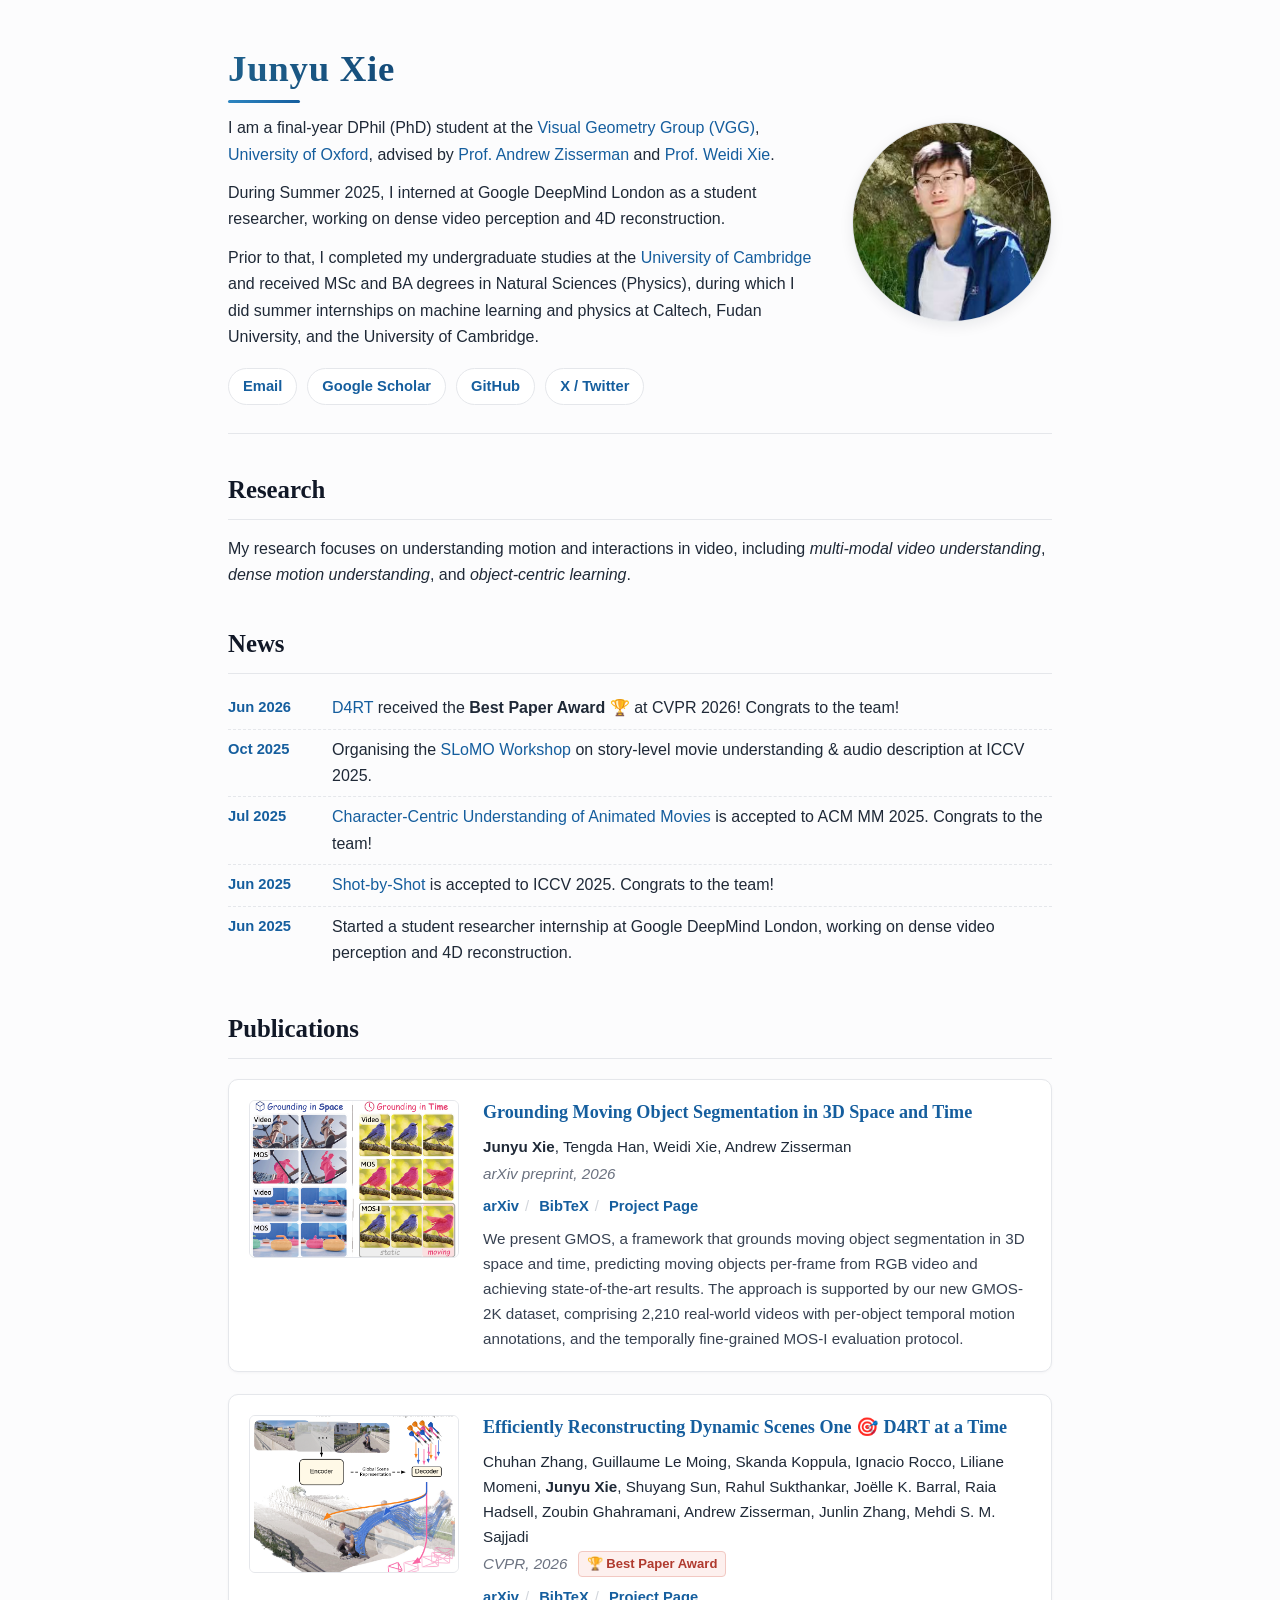
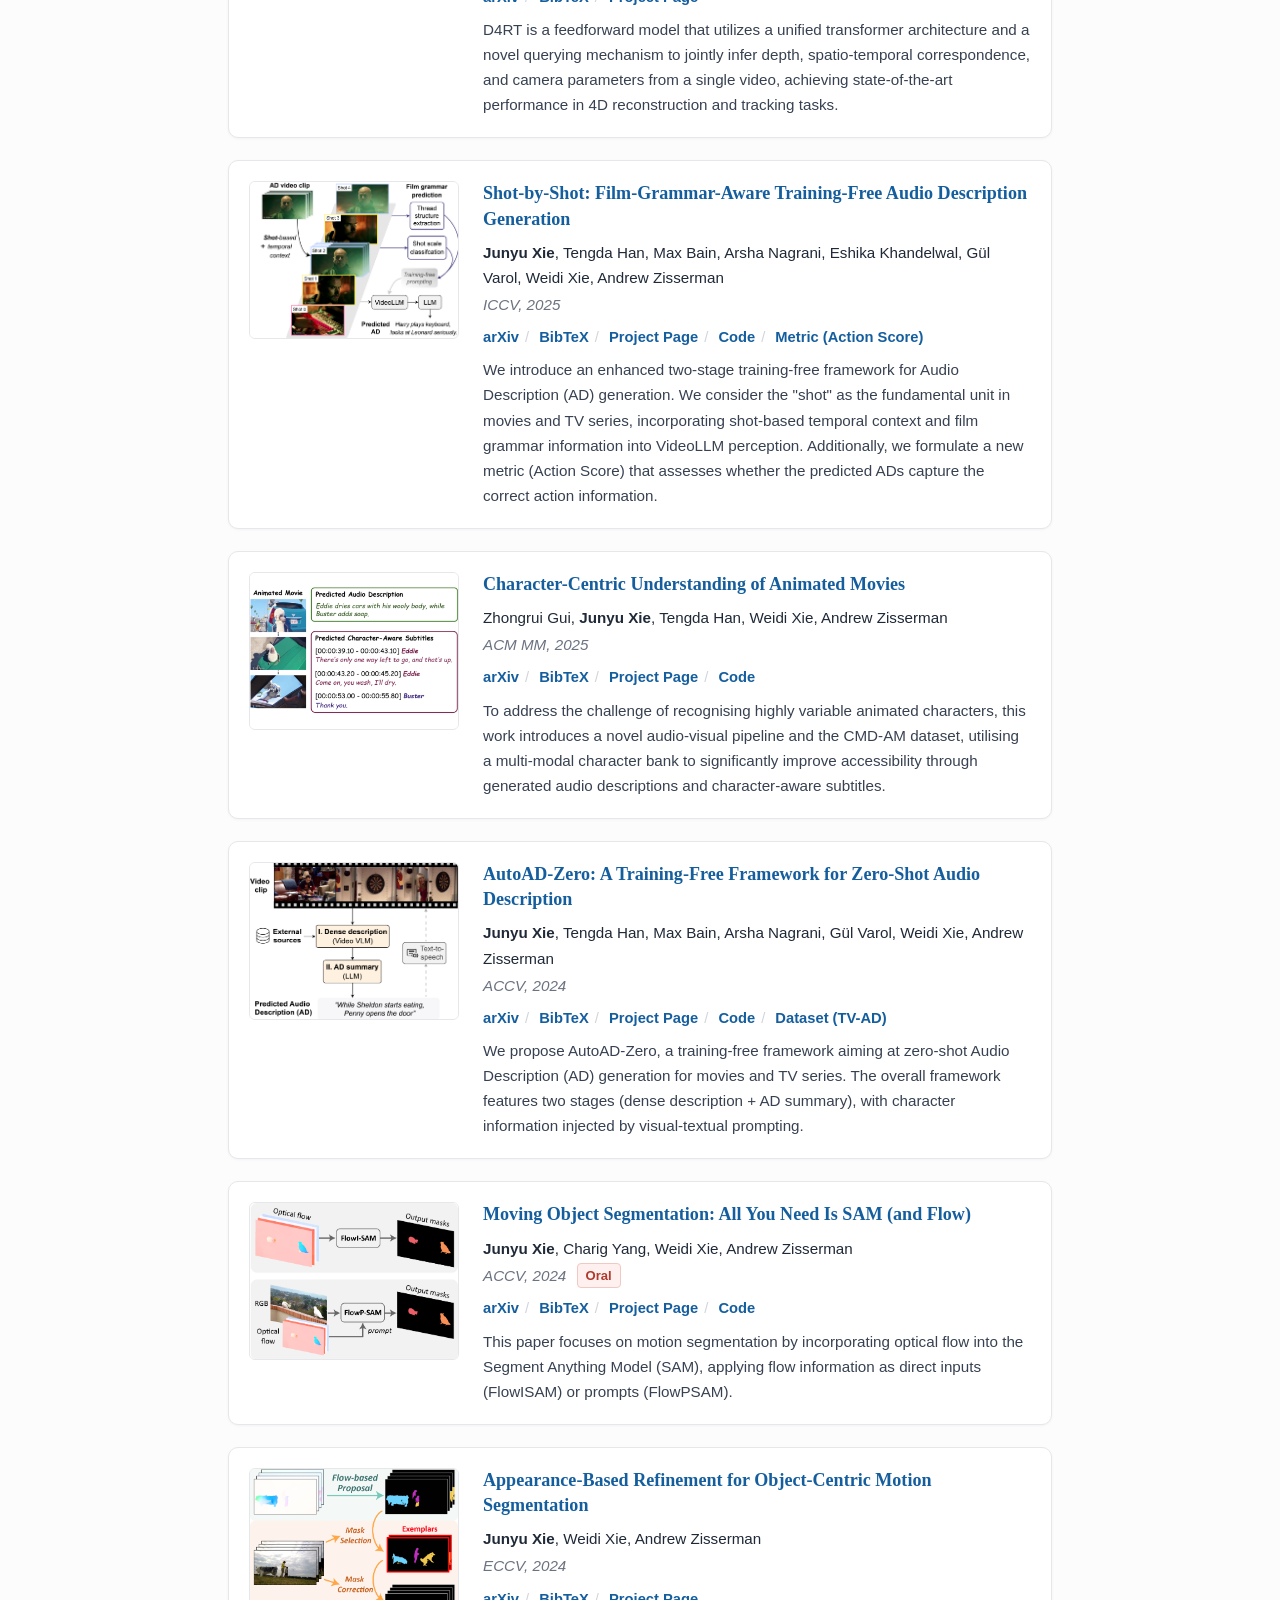
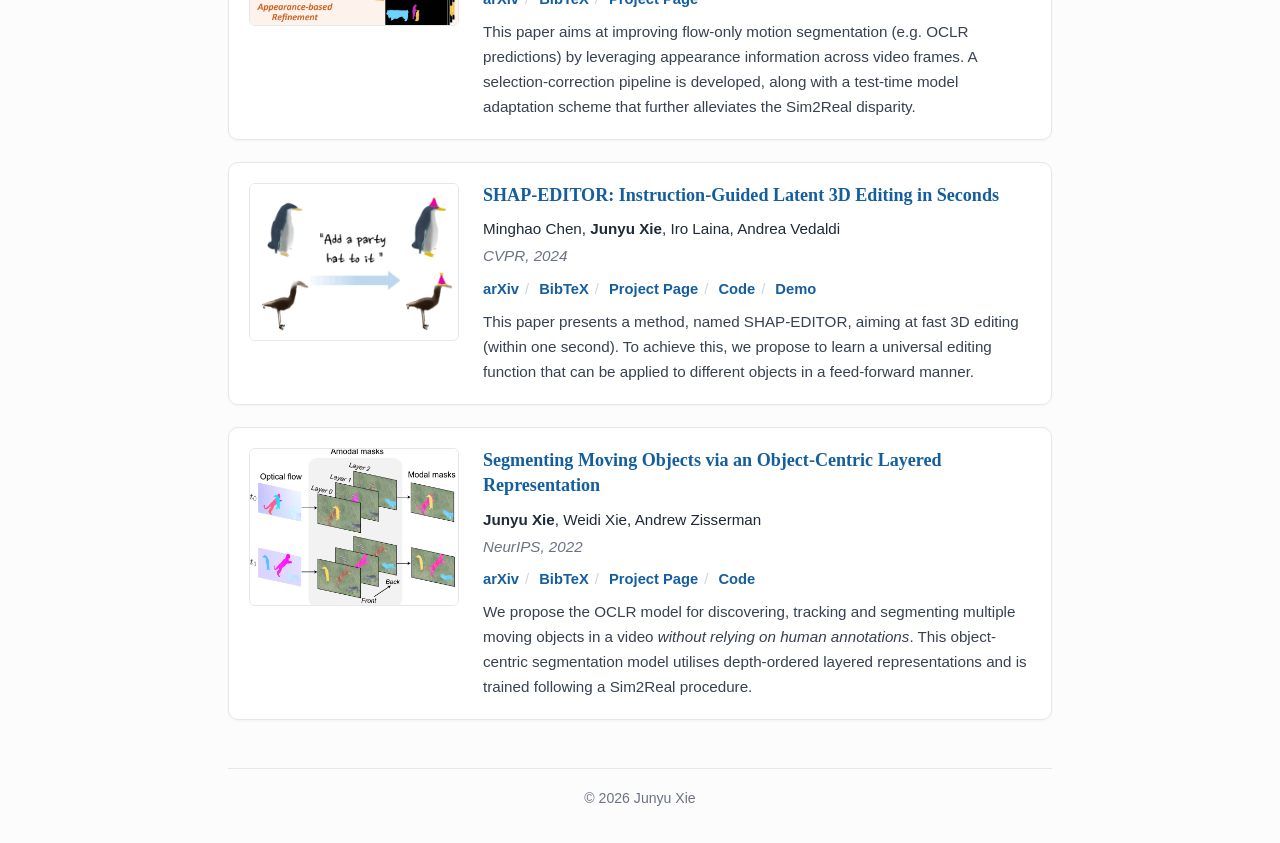
<file: index.html>
<!DOCTYPE html>
<html lang="en">
<head>
  <meta charset="UTF-8">
  <meta name="viewport" content="width=device-width, initial-scale=1">
  <title>Junyu Xie</title>
  <meta name="author" content="Junyu Xie">
  <meta name="description" content="Junyu Xie — computer vision researcher at the Visual Geometry Group (VGG), University of Oxford. Research on video understanding, motion segmentation, and multi-modal learning.">
  <link rel="stylesheet" href="stylesheet.css">
  <script>
    function show_hide(eid) {
      const x = document.getElementById(eid);
      x.style.display = (x.style.display === "none" || x.style.display === "") ? "block" : "none";
    }
  </script>
</head>

<body>
  <div class="container">

    <!-- ================= Header ================= -->
    <header class="hero">
      <div class="hero-text">
        <h1>Junyu Xie</h1>
        <p>I am a final-year DPhil (PhD) student at the <a href="https://www.robots.ox.ac.uk/~vgg/">Visual Geometry Group (VGG)</a>, <a href="https://www.ox.ac.uk/">University of Oxford</a>, advised by <a href="https://www.robots.ox.ac.uk/~az/">Prof. Andrew Zisserman</a> and <a href="https://weidixie.github.io/">Prof. Weidi Xie</a>.</p>
        <p>During Summer 2025, I interned at Google DeepMind London as a student researcher, working on dense video perception and 4D reconstruction.</p>
        <p>Prior to that, I completed my undergraduate studies at the <a href="https://www.cam.ac.uk/">University of Cambridge</a> and received MSc and BA degrees in Natural Sciences (Physics), during which I did summer internships on machine learning and physics at Caltech, Fudan University, and the University of Cambridge.</p>
        <div class="contact-links">
          <a href="mailto:jyx@robots.ox.ac.uk">Email</a>
          <a href="https://scholar.google.com/citations?user=cDMqaTYAAAAJ&hl=en">Google Scholar</a>
          <a href="https://github.com/jyxarthur">GitHub</a>
          <a href="https://x.com/JunyuXieArthur">X / Twitter</a>
        </div>
      </div>
      <div class="hero-photo">
        <a href="resources/profile_image.jpg">
          <img src="resources/profile_image.jpg" alt="Portrait of Junyu Xie">
        </a>
      </div>
    </header>

    <!-- ================= Research ================= -->
    <section id="research">
      <h2>Research</h2>
      <p>My research focuses on understanding motion and interactions in video, including <i>multi-modal video understanding</i>, <i>dense motion understanding</i>, and <i>object-centric learning</i>.</p>
    </section>

    <!-- ================= News ================= -->
    <section id="news">
      <h2>News</h2>
      <ul class="news-list">
        <li><span class="news-date">Jun 2026</span><span><a href="https://arxiv.org/abs/2512.08924">D4RT</a> received the <strong>Best Paper Award</strong> &#127942; at CVPR 2026! Congrats to the team!</span></li>
        <li><span class="news-date">Oct 2025</span><span>Organising the <a href="https://slomo-workshop.github.io/">SLoMO Workshop</a> on story-level movie understanding &amp; audio description at ICCV 2025.</span></li>
        <li><span class="news-date">Jul 2025</span><span><a href="https://arxiv.org/abs/2509.12204">Character-Centric Understanding of Animated Movies</a> is accepted to ACM MM 2025. Congrats to the team!</span></li>
        <li><span class="news-date">Jun 2025</span><span><a href="https://arxiv.org/abs/2504.01020">Shot-by-Shot</a> is accepted to ICCV 2025. Congrats to the team!</span></li>
        <li><span class="news-date">Jun 2025</span><span>Started a student researcher internship at Google DeepMind London, working on dense video perception and 4D reconstruction.</span></li>
      </ul>
    </section>

    <!-- ================= Publications ================= -->
    <section id="publications">
      <h2>Publications</h2>
      <div class="pub-list">

        <!-- GMOS -->
        <article class="pub">
          <div class="pub-thumb">
            <img src="resources/thumbnail_gmos.PNG" alt="GMOS: grounding moving object segmentation in 3D space and time">
          </div>
          <div class="pub-content">
            <a class="pub-title" href="https://arxiv.org/abs/2605.30352">Grounding Moving Object Segmentation in 3D Space and Time</a>
            <p class="pub-authors"><span class="me">Junyu Xie</span>, Tengda Han, Weidi Xie, Andrew Zisserman</p>
            <p class="pub-venue">arXiv preprint, 2026</p>
            <p class="pub-links">
              <a href="https://arxiv.org/abs/2605.30352">arXiv</a><span class="sep">/</span>
              <a href="javascript:;" onclick="show_hide('BibXie26gmos')">BibTeX</a><span class="sep">/</span>
              <a href="https://www.robots.ox.ac.uk/~vgg/research/gmos/">Project Page</a>
            </p>
            <div class="bibtex-block" id="BibXie26gmos">
<pre>
@article{xie2026gmos,
  title={Grounding Moving Object Segmentation in 3D Space and Time},
  author={Xie, Junyu and Han, Tengda and Xie, Weidi and Zisserman, Andrew},
  journal={arXiv preprint arXiv:2605.30352},
  year={2026}
}
</pre>
            </div>
            <p class="pub-desc">We present GMOS, a framework that grounds moving object segmentation in 3D space and time, predicting moving objects per-frame from RGB video and achieving state-of-the-art results. The approach is supported by our new GMOS-2K dataset, comprising 2,210 real-world videos with per-object temporal motion annotations, and the temporally fine-grained MOS-I evaluation protocol.</p>
          </div>
        </article>

        <!-- D4RT -->
        <article class="pub">
          <div class="pub-thumb">
            <img src="resources/thumbnail_d4rt.PNG" alt="D4RT: efficiently reconstructing dynamic scenes">
          </div>
          <div class="pub-content">
            <a class="pub-title" href="https://arxiv.org/abs/2512.08924">Efficiently Reconstructing Dynamic Scenes One &#127919; D4RT at a Time</a>
            <p class="pub-authors">Chuhan Zhang, Guillaume Le Moing, Skanda Koppula, Ignacio Rocco, Liliane Momeni, <span class="me">Junyu Xie</span>, Shuyang Sun, Rahul Sukthankar, Jo&euml;lle K. Barral, Raia Hadsell, Zoubin Ghahramani, Andrew Zisserman, Junlin Zhang, Mehdi S. M. Sajjadi</p>
            <p class="pub-venue">CVPR, 2026 <span class="award-badge">&#127942; Best Paper Award</span></p>
            <p class="pub-links">
              <a href="https://arxiv.org/abs/2512.08924">arXiv</a><span class="sep">/</span>
              <a href="javascript:;" onclick="show_hide('BibChang25')">BibTeX</a><span class="sep">/</span>
              <a href="https://d4rt-paper.github.io/">Project Page</a>
            </p>
            <div class="bibtex-block" id="BibChang25">
<pre>
@InProceedings{zhang2026d4rt,
  title={Efficiently Reconstructing Dynamic Scenes One D4RT at a Time},
  author={Zhang, Chuhan and Le Moing, Guillaume and Koppula, Skanda and Rocco, Ignacio and Momeni, Liliane and Xie, Junyu and Sun, Shuyang and Sukthankar, Rahul and Barral, Jo{\"e}lle K. and Hadsell, Raia and Ghahramani, Zoubin and Zisserman, Andrew and Zhang, Junlin and Sajjadi, Mehdi S. M.},
  booktitle={CVPR},
  year={2026}
}
</pre>
            </div>
            <p class="pub-desc">D4RT is a feedforward model that utilizes a unified transformer architecture and a novel querying mechanism to jointly infer depth, spatio-temporal correspondence, and camera parameters from a single video, achieving state-of-the-art performance in 4D reconstruction and tracking tasks.</p>
          </div>
        </article>

        <!-- Shot-by-Shot -->
        <article class="pub">
          <div class="pub-thumb">
            <img src="resources/thumbnail_shot-by-shot.png" alt="Shot-by-Shot audio description generation">
          </div>
          <div class="pub-content">
            <a class="pub-title" href="https://arxiv.org/abs/2504.01020">Shot-by-Shot: Film-Grammar-Aware Training-Free Audio Description Generation</a>
            <p class="pub-authors"><span class="me">Junyu Xie</span>, Tengda Han, Max Bain, Arsha Nagrani, Eshika Khandelwal, G&uuml;l Varol, Weidi Xie, Andrew Zisserman</p>
            <p class="pub-venue">ICCV, 2025</p>
            <p class="pub-links">
              <a href="https://arxiv.org/abs/2504.01020">arXiv</a><span class="sep">/</span>
              <a href="javascript:;" onclick="show_hide('BibXie25')">BibTeX</a><span class="sep">/</span>
              <a href="https://www.robots.ox.ac.uk/~vgg/research/shot-by-shot/">Project Page</a><span class="sep">/</span>
              <a href="https://github.com/Jyxarthur/shot-by-shot/">Code</a><span class="sep">/</span>
              <a href="https://www.robots.ox.ac.uk/~vgg/research/shot-by-shot/#action_score">Metric (Action Score)</a>
            </p>
            <div class="bibtex-block" id="BibXie25">
<pre>
@InProceedings{xie2025shotbyshot,
  title={Shot-by-Shot: Film-Grammar-Aware Training-Free Audio Description Generation},
  author={Junyu Xie and Tengda Han and Max Bain and Arsha Nagrani and Eshika Khandelwal and G\"ul Varol and Weidi Xie and Andrew Zisserman},
  booktitle={ICCV},
  year={2025}
}
</pre>
            </div>
            <p class="pub-desc">We introduce an enhanced two-stage training-free framework for Audio Description (AD) generation. We consider the "shot" as the fundamental unit in movies and TV series, incorporating shot-based temporal context and film grammar information into VideoLLM perception. Additionally, we formulate a new metric (Action Score) that assesses whether the predicted ADs capture the correct action information.</p>
          </div>
        </article>

        <!-- Character-Centric Animated Movies -->
        <article class="pub">
          <div class="pub-thumb">
            <img src="resources/thumbnail_aniad.png" alt="Character-centric understanding of animated movies">
          </div>
          <div class="pub-content">
            <a class="pub-title" href="https://arxiv.org/abs/2509.12204">Character-Centric Understanding of Animated Movies</a>
            <p class="pub-authors">Zhongrui Gui, <span class="me">Junyu Xie</span>, Tengda Han, Weidi Xie, Andrew Zisserman</p>
            <p class="pub-venue">ACM MM, 2025</p>
            <p class="pub-links">
              <a href="https://arxiv.org/abs/2509.12204">arXiv</a><span class="sep">/</span>
              <a href="javascript:;" onclick="show_hide('BibGui25')">BibTeX</a><span class="sep">/</span>
              <a href="https://www.robots.ox.ac.uk/~vgg/research/animated_ad/">Project Page</a><span class="sep">/</span>
              <a href="https://github.com/zhrgui/Animated_AD">Code</a>
            </p>
            <div class="bibtex-block" id="BibGui25">
<pre>
@InProceedings{gui2025character,
  title={Character-Centric Understanding of Animated Movies},
  author={Zhongrui Gui and Junyu Xie and Tengda Han and Weidi Xie and Andrew Zisserman},
  booktitle={ACMMM},
  year={2025}
}
</pre>
            </div>
            <p class="pub-desc">To address the challenge of recognising highly variable animated characters, this work introduces a novel audio-visual pipeline and the CMD-AM dataset, utilising a multi-modal character bank to significantly improve accessibility through generated audio descriptions and character-aware subtitles.</p>
          </div>
        </article>

        <!-- AutoAD-Zero -->
        <article class="pub">
          <div class="pub-thumb">
            <img src="resources/thumbnail_autoad0.png" alt="AutoAD-Zero framework for zero-shot audio description">
          </div>
          <div class="pub-content">
            <a class="pub-title" href="https://arxiv.org/abs/2407.15850">AutoAD-Zero: A Training-Free Framework for Zero-Shot Audio Description</a>
            <p class="pub-authors"><span class="me">Junyu Xie</span>, Tengda Han, Max Bain, Arsha Nagrani, G&uuml;l Varol, Weidi Xie, Andrew Zisserman</p>
            <p class="pub-venue">ACCV, 2024</p>
            <p class="pub-links">
              <a href="https://arxiv.org/abs/2407.15850">arXiv</a><span class="sep">/</span>
              <a href="javascript:;" onclick="show_hide('BibXie24b')">BibTeX</a><span class="sep">/</span>
              <a href="https://www.robots.ox.ac.uk/~vgg/research/autoad-zero/">Project Page</a><span class="sep">/</span>
              <a href="https://github.com/Jyxarthur/AutoAD-Zero">Code</a><span class="sep">/</span>
              <a href="https://www.robots.ox.ac.uk/~vgg/research/autoad-zero/#tvad">Dataset (TV-AD)</a>
            </p>
            <div class="bibtex-block" id="BibXie24b">
<pre>
@InProceedings{xie2024autoad0,
  title={AutoAD-Zero: A Training-Free Framework for Zero-Shot Audio Description},
  author={Junyu Xie and Tengda Han and Max Bain and Arsha Nagrani and G\"ul Varol and Weidi Xie and Andrew Zisserman},
  booktitle={ACCV},
  year={2024}
}
</pre>
            </div>
            <p class="pub-desc">We propose AutoAD-Zero, a training-free framework aiming at zero-shot Audio Description (AD) generation for movies and TV series. The overall framework features two stages (dense description + AD summary), with character information injected by visual-textual prompting.</p>
          </div>
        </article>

        <!-- FlowSAM -->
        <article class="pub">
          <div class="pub-thumb">
            <img src="resources/thumbnail_flowsam.png" alt="Moving object segmentation with SAM and optical flow">
          </div>
          <div class="pub-content">
            <a class="pub-title" href="https://arxiv.org/abs/2404.12389">Moving Object Segmentation: All You Need Is SAM (and Flow)</a>
            <p class="pub-authors"><span class="me">Junyu Xie</span>, Charig Yang, Weidi Xie, Andrew Zisserman</p>
            <p class="pub-venue">ACCV, 2024 <span class="award-badge">Oral</span></p>
            <p class="pub-links">
              <a href="https://arxiv.org/abs/2404.12389">arXiv</a><span class="sep">/</span>
              <a href="javascript:;" onclick="show_hide('BibXie24a')">BibTeX</a><span class="sep">/</span>
              <a href="https://www.robots.ox.ac.uk/~vgg/research/flowsam/">Project Page</a><span class="sep">/</span>
              <a href="https://github.com/Jyxarthur/flowsam/">Code</a>
            </p>
            <div class="bibtex-block" id="BibXie24a">
<pre>
@InProceedings{xie2024flowsam,
  title={Moving Object Segmentation: All You Need Is SAM (and Flow)},
  author={Junyu Xie and Charig Yang and Weidi Xie and Andrew Zisserman},
  booktitle={ACCV},
  year={2024}
}
</pre>
            </div>
            <p class="pub-desc">This paper focuses on motion segmentation by incorporating optical flow into the Segment Anything Model (SAM), applying flow information as direct inputs (FlowISAM) or prompts (FlowPSAM).</p>
          </div>
        </article>

        <!-- Appearance-Based Refinement -->
        <article class="pub">
          <div class="pub-thumb">
            <img src="resources/thumbnail_abr.png" alt="Appearance-based refinement for object-centric motion segmentation">
          </div>
          <div class="pub-content">
            <a class="pub-title" href="https://arxiv.org/abs/2312.11463">Appearance-Based Refinement for Object-Centric Motion Segmentation</a>
            <p class="pub-authors"><span class="me">Junyu Xie</span>, Weidi Xie, Andrew Zisserman</p>
            <p class="pub-venue">ECCV, 2024</p>
            <p class="pub-links">
              <a href="https://arxiv.org/abs/2312.11463">arXiv</a><span class="sep">/</span>
              <a href="javascript:;" onclick="show_hide('BibXie24')">BibTeX</a><span class="sep">/</span>
              <a href="https://www.robots.ox.ac.uk/~vgg/research/appear-refine/">Project Page</a>
            </p>
            <div class="bibtex-block" id="BibXie24">
<pre>
@InProceedings{xie2024appearrefine,
  title={Appearance-Based Refinement for Object-Centric Motion Segmentation},
  author={Junyu Xie and Weidi Xie and Andrew Zisserman},
  booktitle={ECCV},
  year={2024}
}
</pre>
            </div>
            <p class="pub-desc">This paper aims at improving flow-only motion segmentation (e.g. OCLR predictions) by leveraging appearance information across video frames. A selection-correction pipeline is developed, along with a test-time model adaptation scheme that further alleviates the Sim2Real disparity.</p>
          </div>
        </article>

        <!-- SHAP-EDITOR -->
        <article class="pub">
          <div class="pub-thumb">
            <img src="resources/thumbnail_shapeditor.PNG" alt="SHAP-EDITOR instruction-guided latent 3D editing">
          </div>
          <div class="pub-content">
            <a class="pub-title" href="https://arxiv.org/abs/2312.09246">SHAP-EDITOR: Instruction-Guided Latent 3D Editing in Seconds</a>
            <p class="pub-authors">Minghao Chen, <span class="me">Junyu Xie</span>, Iro Laina, Andrea Vedaldi</p>
            <p class="pub-venue">CVPR, 2024</p>
            <p class="pub-links">
              <a href="https://arxiv.org/abs/2312.09246">arXiv</a><span class="sep">/</span>
              <a href="javascript:;" onclick="show_hide('BibChen24')">BibTeX</a><span class="sep">/</span>
              <a href="https://silent-chen.github.io/Shap-Editor/">Project Page</a><span class="sep">/</span>
              <a href="https://github.com/silent-chen/Shap-Editor">Code</a><span class="sep">/</span>
              <a href="https://huggingface.co/spaces/silentchen/Shap_Editor_demo">Demo</a>
            </p>
            <div class="bibtex-block" id="BibChen24">
<pre>
@InProceedings{chen2024shap,
  title={SHAP-EDITOR: Instruction-guided Latent 3D Editing in Seconds},
  author={Chen, Minghao and Xie, Junyu and Laina, Iro and Vedaldi, Andrea},
  booktitle=CVPR,
  year={2024}
}
</pre>
            </div>
            <p class="pub-desc">This paper presents a method, named SHAP-EDITOR, aiming at fast 3D editing (within one second). To achieve this, we propose to learn a universal editing function that can be applied to different objects in a feed-forward manner.</p>
          </div>
        </article>

        <!-- OCLR -->
        <article class="pub">
          <div class="pub-thumb">
            <img src="resources/thumbnail_oclr.png" alt="OCLR: object-centric layered representation for moving object segmentation">
          </div>
          <div class="pub-content">
            <a class="pub-title" href="https://arxiv.org/abs/2207.02206">Segmenting Moving Objects via an Object-Centric Layered Representation</a>
            <p class="pub-authors"><span class="me">Junyu Xie</span>, Weidi Xie, Andrew Zisserman</p>
            <p class="pub-venue">NeurIPS, 2022</p>
            <p class="pub-links">
              <a href="https://arxiv.org/abs/2207.02206">arXiv</a><span class="sep">/</span>
              <a href="javascript:;" onclick="show_hide('BibXie22')">BibTeX</a><span class="sep">/</span>
              <a href="https://www.robots.ox.ac.uk/~vgg/research/oclr/">Project Page</a><span class="sep">/</span>
              <a href="https://github.com/Jyxarthur/OCLR_model">Code</a>
            </p>
            <div class="bibtex-block" id="BibXie22">
<pre>
@InProceedings{xie2022segmenting,
  title     = {Segmenting Moving Objects via an Object-Centric Layered Representation},
  author    = {Junyu Xie and Weidi Xie and Andrew Zisserman},
  booktitle = {NeurIPS},
  year      = {2022}
}
</pre>
            </div>
            <p class="pub-desc">We propose the OCLR model for discovering, tracking and segmenting multiple moving objects in a video <i>without relying on human annotations</i>. This object-centric segmentation model utilises depth-ordered layered representations and is trained following a Sim2Real procedure.</p>
          </div>
        </article>

      </div>
    </section>

    <!-- ================= Footer ================= -->
    <footer>
      <span>&copy; 2026 Junyu Xie</span>
    </footer>

  </div>

  <!-- Cloudflare Web Analytics -->
  <script defer src='https://static.cloudflareinsights.com/beacon.min.js' data-cf-beacon='{"token": "b4670c4b05274011a7652578c6447bd4"}'></script>
  <!-- End Cloudflare Web Analytics -->
</body>
</html>
</file>
<file: stylesheet.css>
/* ==========================================================================
   Junyu Xie — personal academic website
   Clean, professional style for a computer vision researcher.
   ========================================================================== */

:root {
  --text: #1f2937;          /* main text */
  --muted: #6b7280;         /* secondary text */
  --accent: #155e9e;        /* links, headings accent */
  --accent-hover: #c2571a;  /* link hover */
  --rule: #e5e7eb;          /* hairline rules */
  --card-bg: #ffffff;
  --code-bg: #f6f8fa;
  --award: #b03a2e;         /* award highlights */
  --page-bg: #fcfcfd;
}

* {
  box-sizing: border-box;
}

html {
  scroll-behavior: smooth;
}

body {
  margin: 0;
  background: var(--page-bg);
  color: var(--text);
  font-family: 'Segoe UI', 'Helvetica Neue', Arial, 'Microsoft YaHei', sans-serif;
  font-size: 16px;
  line-height: 1.65;
  -webkit-font-smoothing: antialiased;
  text-rendering: optimizeLegibility;
}

.container {
  max-width: 880px;
  margin: 0 auto;
  padding: 48px 28px 32px 28px;
}

a {
  color: var(--accent);
  text-decoration: none;
  transition: color 0.15s ease-in-out;
}

a:hover,
a:focus {
  color: var(--accent-hover);
}

/* --------------------------------------------------------------------------
   Header / hero
   -------------------------------------------------------------------------- */

.hero {
  display: flex;
  align-items: center;
  gap: 40px;
  padding-bottom: 28px;
  border-bottom: 1px solid var(--rule);
}

.hero-text {
  flex: 1 1 auto;
}

.hero-text h1 {
  font-family: Georgia, 'Times New Roman', serif;
  font-size: 2.3em;
  font-weight: 600;
  letter-spacing: 0.02em;
  line-height: 1.15;
  margin: 0;
  background: linear-gradient(115deg, #1f618d 0%, #0e3f6e 45%, #081526 100%);
  -webkit-background-clip: text;
  background-clip: text;
  -webkit-text-fill-color: transparent;
  color: #0e3f6e; /* fallback for browsers without background-clip:text */
}

.hero-text h1::after {
  content: "";
  display: block;
  width: 72px;
  height: 3px;
  margin: 10px 0 12px 0;
  background: linear-gradient(90deg, #2e86c1, var(--accent));
  border-radius: 2px;
}

.hero-text p {
  margin: 0 0 12px 0;
}

.hero-photo {
  flex: 0 0 200px;
}

.hero-photo img {
  width: 200px;
  height: 200px;
  object-fit: cover;
  border-radius: 50%;
  border: 1px solid var(--rule);
  box-shadow: 0 4px 14px rgba(17, 24, 39, 0.08);
}

.contact-links {
  margin-top: 18px;
  display: flex;
  flex-wrap: wrap;
  gap: 10px;
}

.contact-links a {
  display: inline-block;
  padding: 5px 14px;
  border: 1px solid var(--rule);
  border-radius: 999px;
  background: var(--card-bg);
  font-size: 0.92em;
  font-weight: 600;
  color: var(--accent);
}

.contact-links a:hover {
  border-color: var(--accent-hover);
  color: var(--accent-hover);
}

/* --------------------------------------------------------------------------
   Sections
   -------------------------------------------------------------------------- */

section {
  margin-top: 36px;
}

section h2 {
  font-family: Georgia, 'Times New Roman', serif;
  font-size: 1.55em;
  font-weight: 600;
  color: #111827;
  margin: 0 0 14px 0;
  padding-bottom: 8px;
  border-bottom: 1px solid var(--rule);
}

/* --------------------------------------------------------------------------
   News
   -------------------------------------------------------------------------- */

.news-list {
  list-style: none;
  margin: 0;
  padding: 0;
}

.news-list li {
  display: flex;
  gap: 16px;
  padding: 7px 0;
  border-bottom: 1px dashed var(--rule);
}

.news-list li:last-child {
  border-bottom: none;
}

.news-date {
  flex: 0 0 88px;
  font-weight: 700;
  font-size: 0.92em;
  color: var(--accent);
  white-space: nowrap;
}

/* --------------------------------------------------------------------------
   Publications
   -------------------------------------------------------------------------- */

.pub-list {
  display: flex;
  flex-direction: column;
  gap: 22px;
  margin-top: 20px;
}

.pub {
  display: flex;
  gap: 24px;
  align-items: flex-start;
  background: var(--card-bg);
  border: 1px solid var(--rule);
  border-radius: 10px;
  padding: 20px;
  box-shadow: 0 1px 3px rgba(17, 24, 39, 0.04);
  transition: box-shadow 0.15s ease-in-out;
}

.pub:hover {
  box-shadow: 0 4px 14px rgba(17, 24, 39, 0.09);
}

.pub-thumb {
  flex: 0 0 210px;
}

.pub-thumb img {
  width: 210px;
  height: 158px;
  object-fit: cover;
  border-radius: 6px;
  border: 1px solid var(--rule);
  display: block;
}

.pub-content {
  flex: 1 1 auto;
  min-width: 0;
}

.pub-title {
  font-family: Georgia, 'Times New Roman', serif;
  font-size: 1.13em;
  font-weight: 600;
  line-height: 1.4;
  display: inline-block;
  margin-bottom: 4px;
}

.pub-authors {
  margin: 4px 0 2px 0;
  font-size: 0.95em;
}

.pub-authors .me {
  font-weight: 700;
  color: var(--text);
}

.pub-venue {
  margin: 2px 0 8px 0;
  font-size: 0.95em;
  color: var(--muted);
  font-style: italic;
}

.award-badge {
  display: inline-block;
  font-style: normal;
  font-weight: 700;
  font-size: 0.86em;
  color: var(--award);
  background: #fdf0ee;
  border: 1px solid #f2c8c2;
  border-radius: 4px;
  padding: 1px 8px;
  margin-left: 6px;
  vertical-align: 1px;
}

.pub-links {
  margin: 0 0 8px 0;
  font-size: 0.92em;
}

.pub-links a {
  font-weight: 600;
}

.pub-links .sep {
  color: #d1d5db;
  margin: 0 6px;
}

.pub-desc {
  margin: 6px 0 0 0;
  font-size: 0.95em;
  color: #374151;
}

/* BibTeX expandable block */
.bibtex-block {
  display: none;
  margin: 8px 0;
}

.bibtex-block pre {
  background: var(--code-bg);
  border: 1px solid var(--rule);
  border-radius: 6px;
  padding: 12px 14px;
  font-family: 'SFMono-Regular', Consolas, 'Liberation Mono', Menlo, monospace;
  font-size: 12px;
  line-height: 1.5;
  overflow-x: auto;
  white-space: pre;
  margin: 0;
}

/* --------------------------------------------------------------------------
   Footer
   -------------------------------------------------------------------------- */

footer {
  margin-top: 48px;
  padding-top: 18px;
  border-top: 1px solid var(--rule);
  font-size: 0.88em;
  color: var(--muted);
  text-align: center;
}

/* --------------------------------------------------------------------------
   Responsive
   -------------------------------------------------------------------------- */

@media (max-width: 720px) {
  .container {
    padding: 32px 18px 24px 18px;
  }

  .hero {
    flex-direction: column-reverse;
    text-align: center;
    gap: 22px;
  }

  .hero-photo img {
    width: 160px;
    height: 160px;
  }

  .contact-links {
    justify-content: center;
  }

  .hero-text h1::after {
    margin-left: auto;
    margin-right: auto;
  }

  .pub {
    flex-direction: column;
    gap: 14px;
  }

  .pub-thumb,
  .pub-thumb img {
    width: 100%;
    flex-basis: auto;
  }

  .pub-thumb img {
    height: auto;
    max-height: 260px;
  }

  .bibtex-block pre {
    white-space: pre-wrap;
    word-wrap: break-word;
  }
}
</file>
